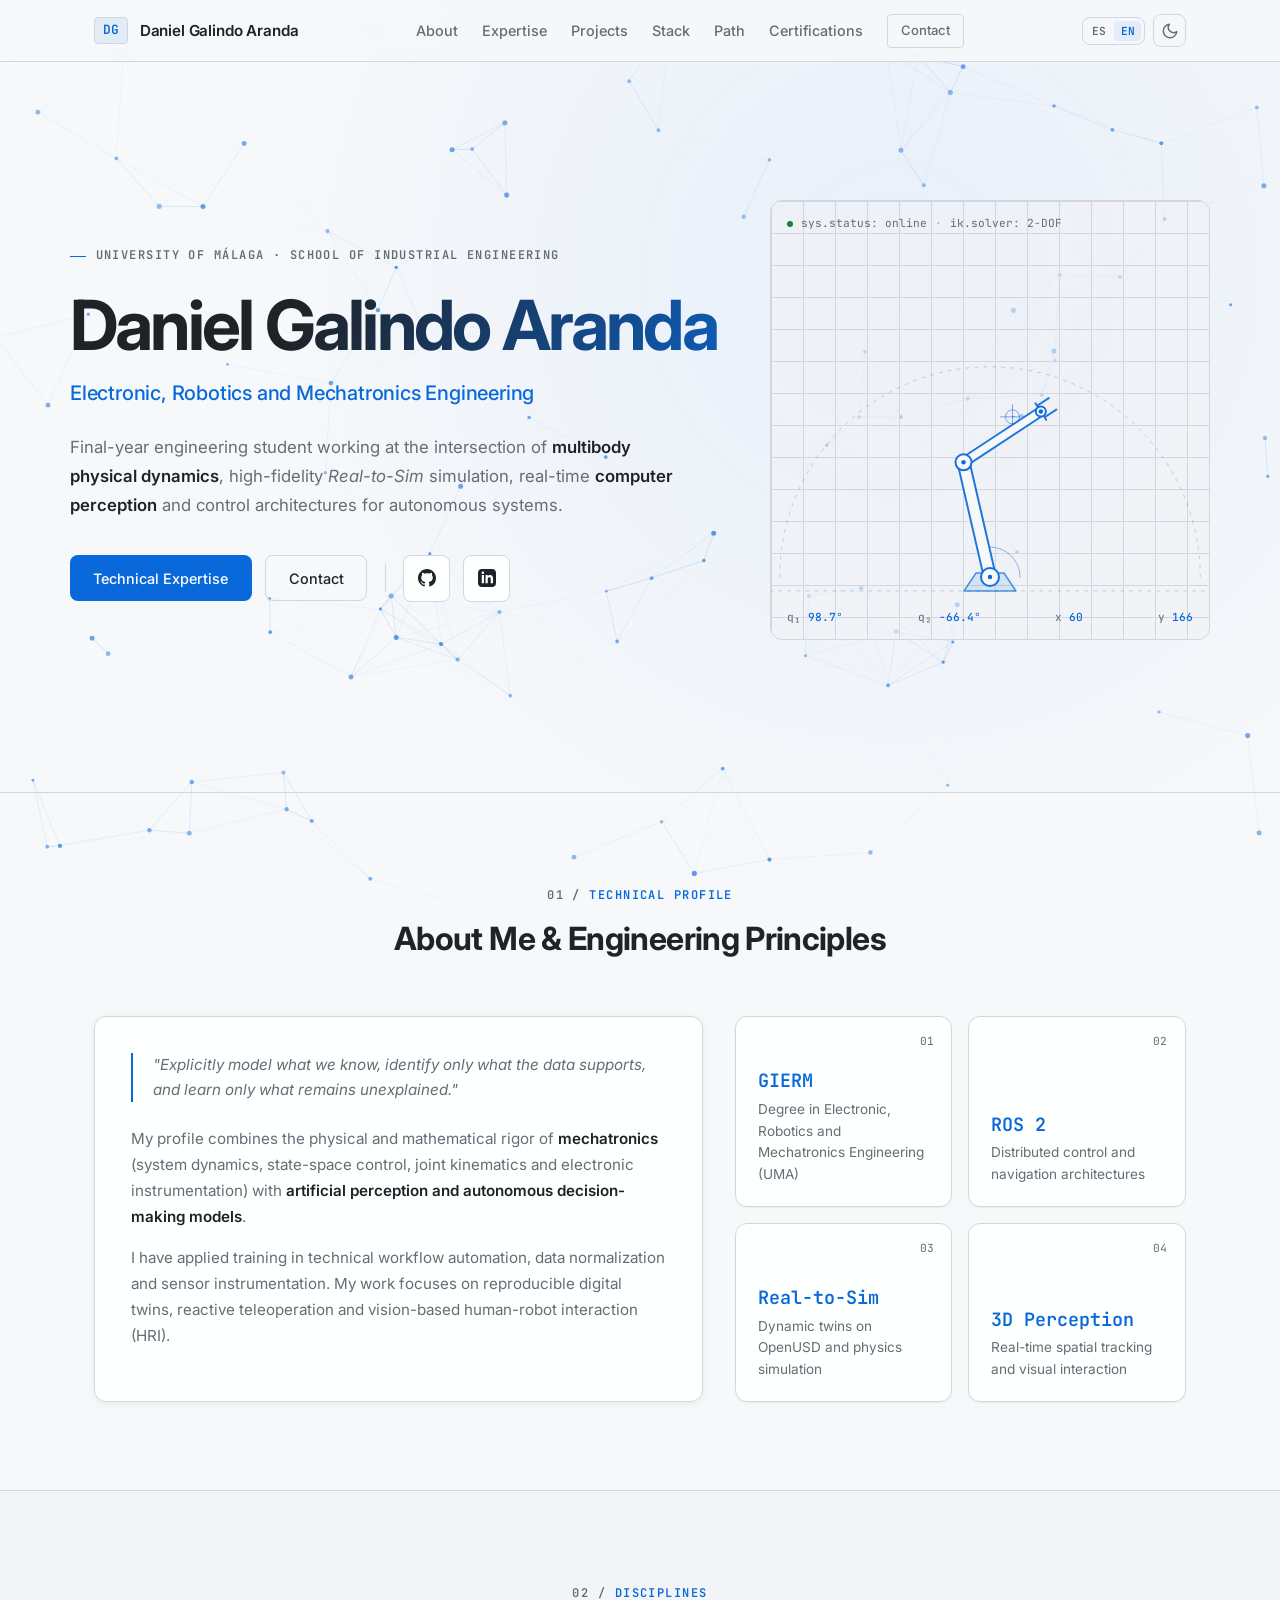
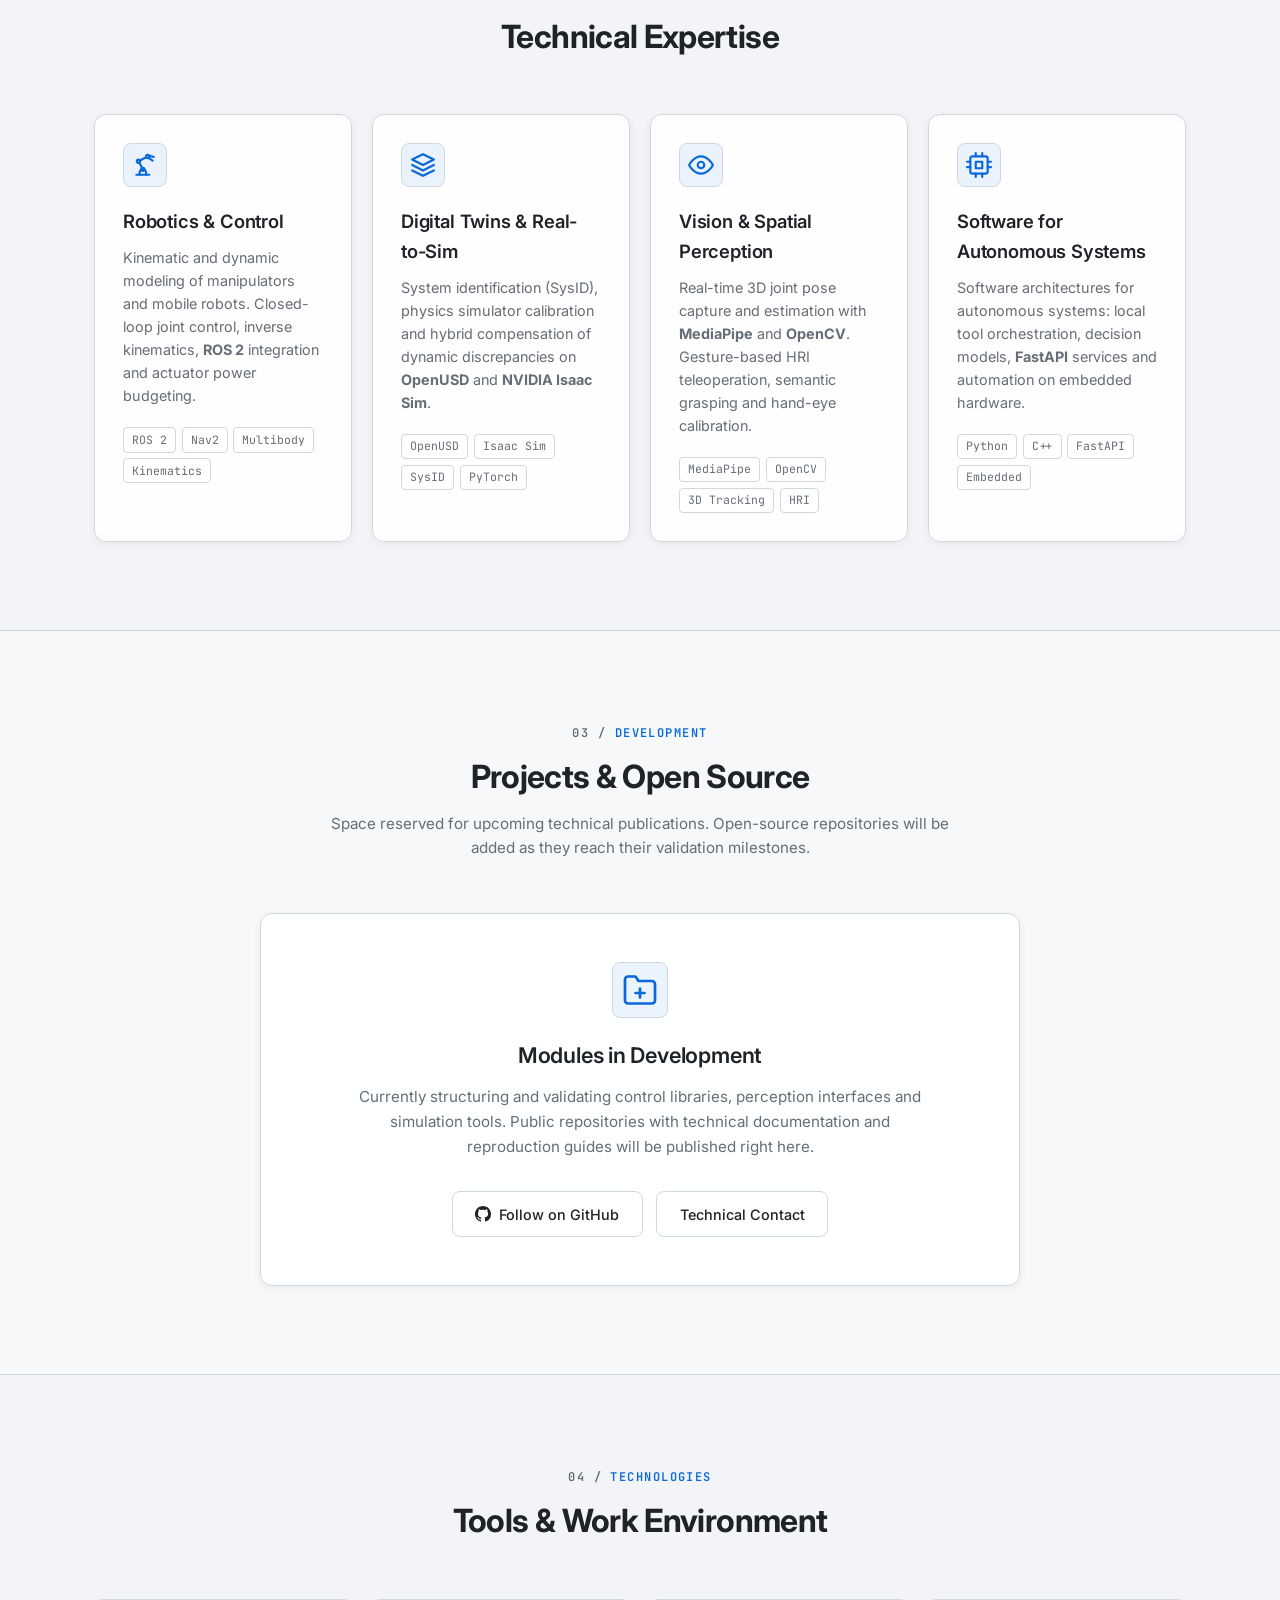
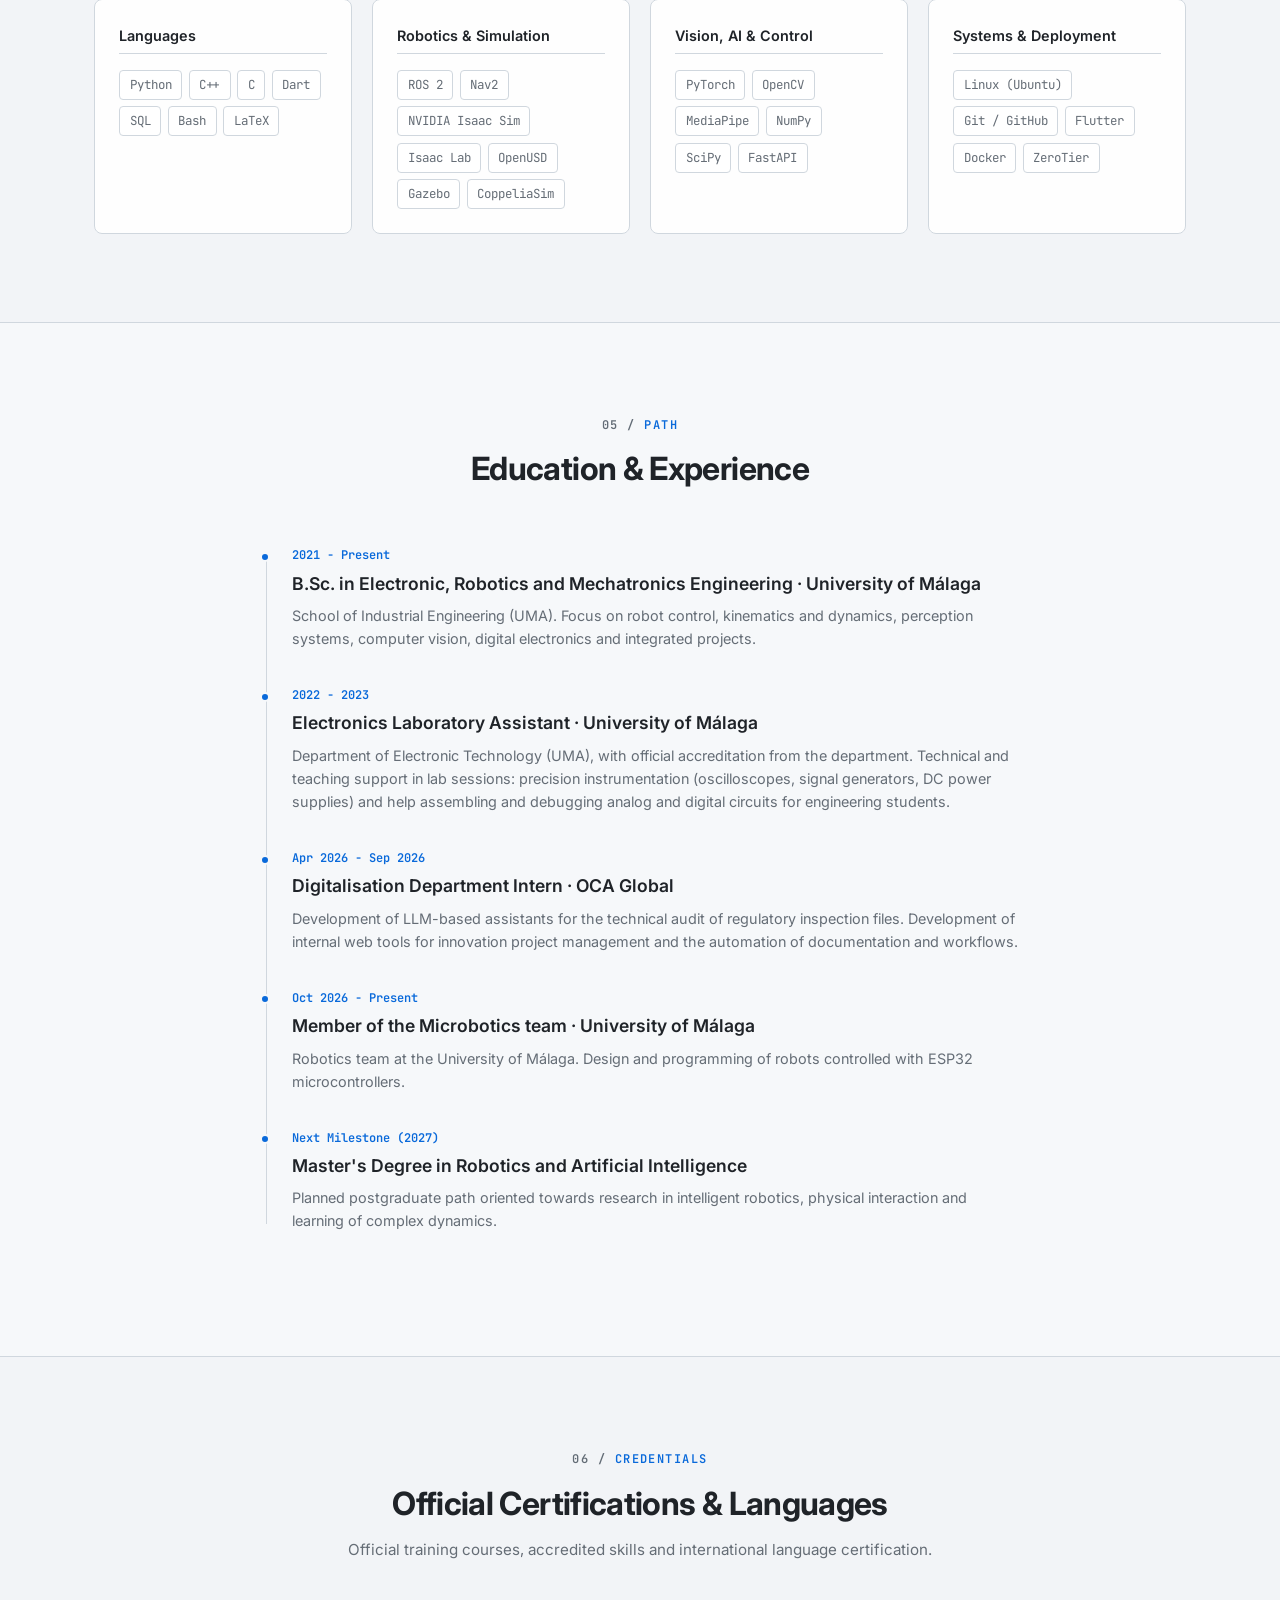
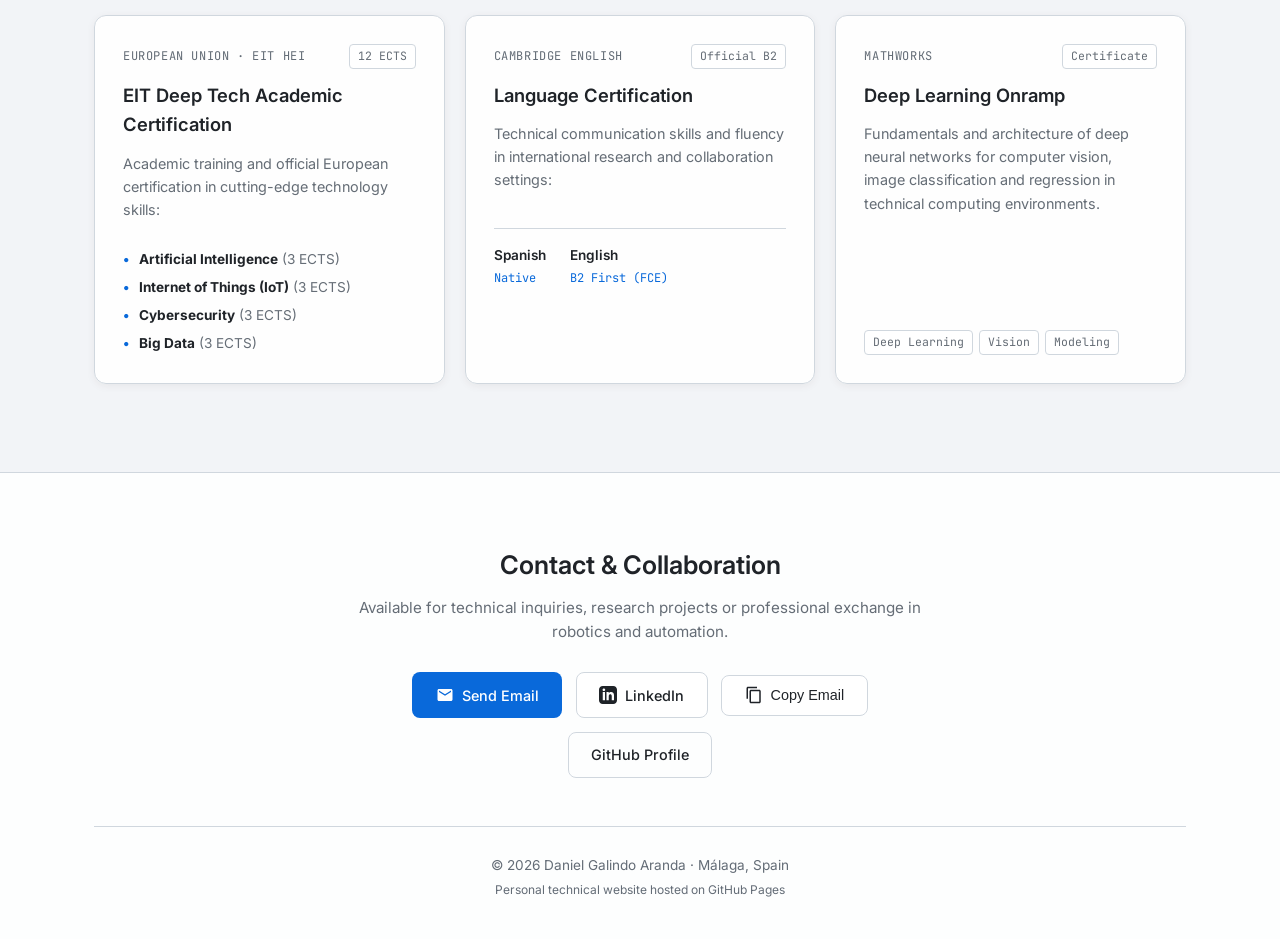
<file: index.html>
<!DOCTYPE html>
<html lang="es" data-theme="dark">
<head>
  <meta charset="UTF-8">
  <meta name="viewport" content="width=device-width, initial-scale=1.0">
  <title>Daniel Galindo Aranda | Ingeniería Robótica, Mecatrónica e IA</title>
  <meta name="description" content="Portfolio profesional de Daniel Galindo Aranda. Ingeniería Electrónica, Robótica y Mecatrónica (Universidad de Málaga). Especializado en dinámica multicuerpo, Real-to-Sim, visión por computador y sistemas autónomos.">
  <meta name="author" content="Daniel Galindo Aranda">
  <meta name="theme-color" content="#090c10" media="(prefers-color-scheme: dark)">
  <meta name="theme-color" content="#f6f8fa" media="(prefers-color-scheme: light)">
  <link id="canonical-link" rel="canonical" href="https://galindo26.github.io/">
  <link rel="alternate" hreflang="es" href="https://galindo26.github.io/?lang=es">
  <link rel="alternate" hreflang="en" href="https://galindo26.github.io/?lang=en">
  <link rel="alternate" hreflang="x-default" href="https://galindo26.github.io/">
  <link rel="icon" href="favicon.svg" type="image/svg+xml">

  <!-- Open Graph / Social previews -->
  <meta property="og:type" content="profile">
  <meta property="og:url" content="https://galindo26.github.io/">
  <meta property="og:title" content="Daniel Galindo Aranda | Ingeniería Robótica, Mecatrónica e IA">
  <meta property="og:description" content="Ingeniería Electrónica, Robótica y Mecatrónica (UMA). Dinámica multicuerpo, Real-to-Sim, visión por computador y sistemas autónomos.">
  <meta property="og:locale" content="es_ES">
  <meta property="og:locale:alternate" content="en_GB">
  <meta property="profile:first_name" content="Daniel">
  <meta property="profile:last_name" content="Galindo Aranda">
  <meta name="twitter:card" content="summary">
  <meta name="twitter:title" content="Daniel Galindo Aranda | Ingeniería Robótica, Mecatrónica e IA">
  <meta name="twitter:description" content="Ingeniería Electrónica, Robótica y Mecatrónica (UMA). Dinámica multicuerpo, Real-to-Sim, visión por computador y sistemas autónomos.">

  <script type="application/ld+json">
  {
    "@context": "https://schema.org",
    "@type": "Person",
    "name": "Daniel Galindo Aranda",
    "url": "https://galindo26.github.io/",
    "email": "mailto:galindoaranda26@gmail.com",
    "jobTitle": "Estudiante de Ingeniería Electrónica, Robótica y Mecatrónica",
    "alumniOf": {
      "@type": "CollegeOrUniversity",
      "name": "Universidad de Málaga"
    },
    "address": {
      "@type": "PostalAddress",
      "addressLocality": "Málaga",
      "addressCountry": "ES"
    },
    "knowsAbout": ["Robótica", "Mecatrónica", "ROS 2", "Gemelos digitales", "Real-to-Sim", "Visión por computador", "Sistemas autónomos"],
    "sameAs": [
      "https://github.com/Galindo26",
      "https://www.linkedin.com/in/danigalindo26/"
    ]
  }
  </script>

  <!-- Apply the theme before first paint (saved choice, else system preference) -->
  <script>
    (function () {
      var theme = null;
      try { theme = localStorage.getItem('theme'); } catch (e) {}
      if (theme !== 'light' && theme !== 'dark') {
        theme = window.matchMedia && window.matchMedia('(prefers-color-scheme: light)').matches ? 'light' : 'dark';
      }
      document.documentElement.setAttribute('data-theme', theme);
    })();
  </script>

  <link rel="preconnect" href="https://fonts.googleapis.com">
  <link rel="preconnect" href="https://fonts.gstatic.com" crossorigin>
  <link href="https://fonts.googleapis.com/css2?family=Inter:wght@300;400;500;600;700&family=JetBrains+Mono:wght@400;500;600&display=swap" rel="stylesheet">
  <link rel="stylesheet" href="style.css">
</head>
<body>

  <a href="#main" class="skip-link" data-i18n="skip">Saltar al contenido</a>

  <!-- Ambient Interactive Canvas (Network & Particles) -->
  <canvas id="ambient-canvas" class="ambient-canvas" aria-hidden="true"></canvas>

  <!-- Navigation -->
  <header class="navbar">
    <div class="nav-container">
      <a href="#hero" class="brand">
        <span class="brand-code">DG</span>
        <span class="brand-name">Daniel Galindo Aranda</span>
      </a>
      <nav id="nav-links" class="nav-links" aria-label="Secciones" data-i18n-attr="aria-label:nav.aria">
        <a href="#about" data-i18n="nav.about">Sobre Mí</a>
        <a href="#areas" data-i18n="nav.areas">Especialidades</a>
        <a href="#projects" data-i18n="nav.projects">Proyectos</a>
        <a href="#stack">Stack</a>
        <a href="#timeline" data-i18n="nav.timeline">Trayectoria</a>
        <a href="#certifications" data-i18n="nav.certs">Certificaciones</a>
        <a href="#contact" class="btn btn-outline-sm" data-i18n="nav.contact">Contacto</a>
      </nav>
      <div class="nav-actions">
        <button id="lang-toggle" class="lang-toggle" type="button" aria-label="Switch to English">
          <span class="lang-option" data-lang-option="es">ES</span>
          <span class="lang-option" data-lang-option="en">EN</span>
        </button>
        <button id="theme-toggle" class="theme-toggle" type="button" aria-label="Cambiar tema">
          <svg id="theme-icon-sun" class="theme-svg" viewBox="0 0 24 24" width="18" height="18" fill="none" stroke="currentColor" stroke-width="2" stroke-linecap="round" stroke-linejoin="round">
            <circle cx="12" cy="12" r="5"></circle>
            <line x1="12" y1="1" x2="12" y2="3"></line>
            <line x1="12" y1="21" x2="12" y2="23"></line>
            <line x1="4.22" y1="4.22" x2="5.64" y2="5.64"></line>
            <line x1="18.36" y1="18.36" x2="19.78" y2="19.78"></line>
            <line x1="1" y1="12" x2="3" y2="12"></line>
            <line x1="21" y1="12" x2="23" y2="12"></line>
            <line x1="4.22" y1="19.78" x2="5.64" y2="18.36"></line>
            <line x1="18.36" y1="5.64" x2="19.78" y2="4.22"></line>
          </svg>
          <svg id="theme-icon-moon" class="theme-svg" viewBox="0 0 24 24" width="18" height="18" fill="none" stroke="currentColor" stroke-width="2" stroke-linecap="round" stroke-linejoin="round" style="display:none;">
            <path d="M21 12.79A9 9 0 1 1 11.21 3 7 7 0 0 0 21 12.79z"></path>
          </svg>
        </button>
        <button id="nav-toggle" class="nav-toggle" type="button" aria-label="Abrir menú" aria-expanded="false" aria-controls="nav-links">
          <span class="nav-toggle-bar"></span>
          <span class="nav-toggle-bar"></span>
          <span class="nav-toggle-bar"></span>
        </button>
      </div>
    </div>
  </header>

  <main id="main" tabindex="-1">

  <!-- Hero Section -->
  <section id="hero" class="hero-section">
    <div class="hero-inner">
      <div class="hero-content">
        <div class="hero-kicker">
          <span class="kicker-line"></span>
          <span class="kicker-text" data-i18n="hero.kicker">UNIVERSIDAD DE MÁLAGA · ESCUELA DE INGENIERÍAS INDUSTRIALES</span>
        </div>

        <h1 class="hero-title">
          Daniel Galindo Aranda
        </h1>

        <p class="hero-tagline" data-i18n="hero.tagline">
          Ingeniería Electrónica, Robótica y Mecatrónica
        </p>

        <p class="hero-subtitle" data-i18n="hero.subtitle">
          Graduando especializado en la intersección entre <strong>dinámica física multicuerpo</strong>,
          simulación <em>Real-to-Sim</em> de alta fidelidad, <strong>percepción por computador</strong> en tiempo real
          y arquitecturas de control para sistemas autónomos.
        </p>

        <div class="hero-actions">
          <a href="#areas" class="btn btn-primary" data-i18n="hero.cta">Especialidades Técnicas</a>
          <a href="#contact" class="btn btn-outline" data-i18n="hero.contact">Contacto</a>
          <span class="hero-actions-sep" aria-hidden="true"></span>
          <a href="https://github.com/Galindo26" target="_blank" rel="noopener noreferrer" class="btn btn-secondary btn-square" aria-label="GitHub" title="GitHub">
            <svg class="btn-icon" viewBox="0 0 24 24" width="18" height="18" fill="currentColor" aria-hidden="true">
              <path d="M12 0C5.37 0 0 5.37 0 12c0 5.31 3.435 9.795 8.205 11.385.6.105.825-.255.825-.57 0-.285-.015-1.23-.015-2.235-3.015.555-3.795-.735-4.035-1.41-.135-.345-.72-1.41-1.23-1.695-.42-.225-1.02-.78-.015-.795.945-.015 1.62.87 1.845 1.23 1.08 1.815 2.805 1.305 3.495.99.105-.78.42-1.305.765-1.605-2.67-.3-5.46-1.335-5.46-5.925 0-1.305.465-2.385 1.23-3.225-.12-.3-.54-1.53.12-3.18 0 0 1.005-.315 3.3 1.23.96-.27 1.98-.405 3-.405s2.04.135 3 .405c2.295-1.56 3.3-1.23 3.3-1.23.66 1.65.24 2.88.12 3.18.765.84 1.23 1.905 1.23 3.225 0 4.605-2.805 5.625-5.475 5.925.435.375.81 1.095.81 2.22 0 1.605-.015 2.895-.015 3.3 0 .315.225.69.825.57A12.02 12.02 0 0024 12c0-6.63-5.37-12-12-12z"/>
            </svg>
          </a>
          <a href="https://www.linkedin.com/in/danigalindo26/" target="_blank" rel="noopener noreferrer" class="btn btn-secondary btn-square" aria-label="LinkedIn" title="LinkedIn">
            <svg class="btn-icon" viewBox="0 0 24 24" width="18" height="18" fill="currentColor" aria-hidden="true">
              <path d="M19 0h-14c-2.761 0-5 2.239-5 5v14c0 2.761 2.239 5 5 5h14c2.762 0 5-2.239 5-5v-14c0-2.761-2.238-5-5-5zm-11 19h-3v-11h3v11zm-1.5-12.268c-.966 0-1.75-.79-1.75-1.764s.784-1.764 1.75-1.764 1.75.79 1.75 1.764-.783 1.764-1.75 1.764zm13.5 12.268h-3v-5.604c0-3.368-4-3.113-4 0v5.604h-3v-11h3v1.765c1.396-2.586 7-2.777 7 2.476v6.759z"/>
            </svg>
          </a>
        </div>
      </div>

      <!-- Interactive 2-DOF arm: follows the cursor via inverse kinematics -->
      <div class="hero-visual" aria-hidden="true">
        <canvas id="arm-canvas" class="arm-canvas"></canvas>
        <div class="telemetry telemetry-top">
          <span class="status-dot"></span>
          <span>sys.status: online</span>
          <span class="telemetry-sep">·</span>
          <span>ik.solver: 2-DOF</span>
        </div>
        <div class="telemetry telemetry-bottom">
          <span>q₁ <b id="tm-q1">0.0°</b></span>
          <span>q₂ <b id="tm-q2">0.0°</b></span>
          <span>x <b id="tm-x">0</b></span>
          <span>y <b id="tm-y">0</b></span>
        </div>
      </div>
    </div>
  </section>

  <!-- About Section -->
  <section id="about" class="section">
    <div class="container">
      <div class="section-header">
        <span class="section-tag" data-i18n="about.tag">Perfil Técnico</span>
        <h2 class="section-title" data-i18n="about.title">Sobre Mí & Principios de Ingeniería</h2>
      </div>
      <div class="about-grid">
        <div class="about-card">
          <div class="quote-box">
            <p class="quote-text" data-i18n="about.quote">
              "Modelar explícitamente lo que conocemos, identificar únicamente lo que los datos sustentan y aprender únicamente lo que permanece sin explicar."
            </p>
          </div>
          <p class="about-description" data-i18n="about.p1">
            Mi perfil integra el rigor físico y matemático de la <strong>mecatrónica</strong>
            (dinámica de sistemas, control en el espacio de estados, cinemática articular e instrumentación electrónica)
            con las técnicas de <strong>percepción artificial y modelos de decisión autónomos</strong>.
          </p>
          <p class="about-description" data-i18n="about.p2">
            Cuento con formación aplicada en automatización de flujos técnicos, normalización de datos e
            instrumentación sensorial. Mi trabajo se centra en el desarrollo de gemelos digitales reproducibles,
            teleoperación reactiva e interacción hombre-máquina (HRI) basada en visión computacional.
          </p>
        </div>
        <div class="stats-card">
          <div class="stat-item">
            <span class="stat-number">GIERM</span>
            <span class="stat-label" data-i18n="stat1.label">Grado en Electrónica, Robótica y Mecatrónica (UMA)</span>
          </div>
          <div class="stat-item">
            <span class="stat-number">ROS 2</span>
            <span class="stat-label" data-i18n="stat2.label">Arquitecturas distribuidas de control y navegación</span>
          </div>
          <div class="stat-item">
            <span class="stat-number">Real-to-Sim</span>
            <span class="stat-label" data-i18n="stat3.label">Gemelos dinámicos sobre OpenUSD y simulación física</span>
          </div>
          <div class="stat-item">
            <span class="stat-number" data-i18n="stat4.number">Percepción 3D</span>
            <span class="stat-label" data-i18n="stat4.label">Tracking espacial e interacción visual en tiempo real</span>
          </div>
        </div>
      </div>
    </div>
  </section>

  <!-- Core Areas Section -->
  <section id="areas" class="section bg-alt">
    <div class="container">
      <div class="section-header">
        <span class="section-tag" data-i18n="areas.tag">Disciplinas</span>
        <h2 class="section-title" data-i18n="areas.title">Especialidades Técnicas</h2>
      </div>
      <div class="grid-4">
        <!-- Area 1 -->
        <div class="card area-card">
          <div class="card-icon-box">
            <!-- Articulated arm: base, shoulder, elbow, wrist and gripper -->
            <svg viewBox="0 0 24 24" width="26" height="26" fill="none" stroke="currentColor" stroke-width="2" stroke-linecap="round" stroke-linejoin="round">
              <path d="M4 21h12"></path>
              <path d="M7 21v-2a3 3 0 0 1 6 0v2"></path>
              <circle cx="10" cy="16" r="1.5"></circle>
              <path d="M9.3 14.7 6.7 9.8"></path>
              <circle cx="6" cy="8.5" r="1.5"></circle>
              <path d="M7.4 7.8l5.7-2.9"></path>
              <circle cx="14.5" cy="4.2" r="1.5"></circle>
              <path d="M16 3.5 20 4.5"></path>
              <path d="M15.5 5.5 19 8"></path>
            </svg>
          </div>
          <h3 class="card-title" data-i18n="a1.title">Robótica y Control</h3>
          <p class="card-text" data-i18n="a1.text">
            Modelado cinemático y dinámico de manipuladores y robots móviles. Control articular en lazo cerrado,
            cinemática inversa, integración en <strong>ROS 2</strong> y balance de potencia en actuadores.
          </p>
          <div class="tags">
            <span class="tag">ROS 2</span>
            <span class="tag">Nav2</span>
            <span class="tag">Multibody</span>
            <span class="tag" data-i18n="tag.kinematics">Cinemática</span>
          </div>
        </div>

        <!-- Area 2 -->
        <div class="card area-card">
          <div class="card-icon-box">
            <svg viewBox="0 0 24 24" width="26" height="26" fill="none" stroke="currentColor" stroke-width="2" stroke-linecap="round" stroke-linejoin="round">
              <polygon points="12 2 2 7 12 12 22 7 12 2"></polygon>
              <polyline points="2 17 12 22 22 17"></polyline>
              <polyline points="2 12 12 17 22 12"></polyline>
            </svg>
          </div>
          <h3 class="card-title" data-i18n="a2.title">Gemelos Digitales & Real-to-Sim</h3>
          <p class="card-text" data-i18n="a2.text">
            Identificación paramétrica de sistemas (SysID), calibración de simuladores físicos y compensación
            híbrida de discrepancias dinámicas sobre <strong>OpenUSD</strong> y <strong>NVIDIA Isaac Sim</strong>.
          </p>
          <div class="tags">
            <span class="tag">OpenUSD</span>
            <span class="tag">Isaac Sim</span>
            <span class="tag">SysID</span>
            <span class="tag">PyTorch</span>
          </div>
        </div>

        <!-- Area 3 -->
        <div class="card area-card">
          <div class="card-icon-box">
            <svg viewBox="0 0 24 24" width="26" height="26" fill="none" stroke="currentColor" stroke-width="2" stroke-linecap="round" stroke-linejoin="round">
              <path d="M1 12s4-8 11-8 11 8 11 8-4 8-11 8-11-8-11-8z"></path>
              <circle cx="12" cy="12" r="3"></circle>
            </svg>
          </div>
          <h3 class="card-title" data-i18n="a3.title">Visión y Percepción Espacial</h3>
          <p class="card-text" data-i18n="a3.text">
            Captura y estimación 3D de posturas articulares en tiempo real con <strong>MediaPipe</strong> y
            <strong>OpenCV</strong>. Teleoperación gestual HRI, agarre semántico y calibración mano-ojo.
          </p>
          <div class="tags">
            <span class="tag">MediaPipe</span>
            <span class="tag">OpenCV</span>
            <span class="tag">3D Tracking</span>
            <span class="tag">HRI</span>
          </div>
        </div>

        <!-- Area 4 -->
        <div class="card area-card">
          <div class="card-icon-box">
            <svg viewBox="0 0 24 24" width="26" height="26" fill="none" stroke="currentColor" stroke-width="2" stroke-linecap="round" stroke-linejoin="round">
              <rect x="4" y="4" width="16" height="16" rx="2" ry="2"></rect>
              <rect x="9" y="9" width="6" height="6"></rect>
              <line x1="9" y1="1" x2="9" y2="4"></line>
              <line x1="15" y1="1" x2="15" y2="4"></line>
              <line x1="9" y1="20" x2="9" y2="23"></line>
              <line x1="15" y1="20" x2="15" y2="23"></line>
              <line x1="20" y1="9" x2="23" y2="9"></line>
              <line x1="20" y1="14" x2="23" y2="14"></line>
              <line x1="1" y1="9" x2="4" y2="9"></line>
              <line x1="1" y1="14" x2="4" y2="14"></line>
            </svg>
          </div>
          <h3 class="card-title" data-i18n="a4.title">Software para Sistemas Autónomos</h3>
          <p class="card-text" data-i18n="a4.text">
            Arquitecturas de software para sistemas autónomos: orquestación de herramientas locales,
            modelos de decisión, servicios con <strong>FastAPI</strong> y automatización sobre hardware embebido.
          </p>
          <div class="tags">
            <span class="tag">Python</span>
            <span class="tag">C++</span>
            <span class="tag">FastAPI</span>
            <span class="tag" data-i18n="tag.embedded">Embebidos</span>
          </div>
        </div>
      </div>
    </div>
  </section>

  <!-- Projects Section -->
  <section id="projects" class="section">
    <div class="container">
      <div class="section-header">
        <span class="section-tag" data-i18n="projects.tag">Desarrollo</span>
        <h2 class="section-title" data-i18n="projects.title">Proyectos & Código Abierto</h2>
        <p class="section-subtitle" data-i18n="projects.subtitle">
          Estructura en preparación para futuras publicaciones técnicas. Los repositorios de código abierto
          se irán incorporando conforme se consoliden sus hitos de validación.
        </p>
      </div>

      <div class="placeholder-container">
        <div class="placeholder-card">
          <div class="placeholder-icon-box">
            <svg viewBox="0 0 24 24" width="36" height="36" fill="none" stroke="currentColor" stroke-width="1.8" stroke-linecap="round" stroke-linejoin="round">
              <path d="M22 19a2 2 0 0 1-2 2H4a2 2 0 0 1-2-2V5a2 2 0 0 1 2-2h5l2 3h9a2 2 0 0 1 2 2z"></path>
              <line x1="12" y1="11" x2="12" y2="17"></line>
              <line x1="9" y1="14" x2="15" y2="14"></line>
            </svg>
          </div>
          <h3 class="placeholder-title" data-i18n="projects.phTitle">Módulos en Fase de Desarrollo</h3>
          <p class="placeholder-text" data-i18n="projects.phText">
            Actualmente estructurando y validando librerías de control, interfaces de percepción y herramientas de
            simulación. Los repositorios públicos con documentación técnica y guías de reproducción se publicarán directamente aquí.
          </p>
          <div class="placeholder-actions">
            <a href="https://github.com/Galindo26" target="_blank" rel="noopener noreferrer" class="btn btn-secondary">
              <svg class="btn-icon" viewBox="0 0 24 24" width="16" height="16" fill="currentColor">
                <path d="M12 0C5.37 0 0 5.37 0 12c0 5.31 3.435 9.795 8.205 11.385.6.105.825-.255.825-.57 0-.285-.015-1.23-.015-2.235-3.015.555-3.795-.735-4.035-1.41-.135-.345-.72-1.41-1.23-1.695-.42-.225-1.02-.78-.015-.795.945-.015 1.62.87 1.845 1.23 1.08 1.815 2.805 1.305 3.495.99.105-.78.42-1.305.765-1.605-2.67-.3-5.46-1.335-5.46-5.925 0-1.305.465-2.385 1.23-3.225-.12-.3-.54-1.53.12-3.18 0 0 1.005-.315 3.3 1.23.96-.27 1.98-.405 3-.405s2.04.135 3 .405c2.295-1.56 3.3-1.23 3.3-1.23.66 1.65.24 2.88.12 3.18.765.84 1.23 1.905 1.23 3.225 0 4.605-2.805 5.625-5.475 5.925.435.375.81 1.095.81 2.22 0 1.605-.015 2.895-.015 3.3 0 .315.225.69.825.57A12.02 12.02 0 0024 12c0-6.63-5.37-12-12-12z"/>
              </svg>
              <span data-i18n="projects.github">Seguir en GitHub</span>
            </a>
            <a href="#contact" class="btn btn-outline" data-i18n="projects.contact">
              Contacto Técnico
            </a>
          </div>
        </div>
      </div>
    </div>
  </section>

  <!-- Tech Stack Section -->
  <section id="stack" class="section bg-alt">
    <div class="container">
      <div class="section-header">
        <span class="section-tag" data-i18n="stack.tag">Tecnologías</span>
        <h2 class="section-title" data-i18n="stack.title">Herramientas & Entorno de Trabajo</h2>
      </div>
      <div class="stack-container">
        <div class="stack-group">
          <h4 class="stack-group-title" data-i18n="stack.g1">Lenguajes</h4>
          <div class="stack-pills">
            <span class="pill">Python</span>
            <span class="pill">C++</span>
            <span class="pill">C</span>
            <span class="pill">Dart</span>
            <span class="pill">SQL</span>
            <span class="pill">Bash</span>
            <span class="pill">LaTeX</span>
          </div>
        </div>

        <div class="stack-group">
          <h4 class="stack-group-title" data-i18n="stack.g2">Robótica & Simulación</h4>
          <div class="stack-pills">
            <span class="pill">ROS 2</span>
            <span class="pill">Nav2</span>
            <span class="pill">NVIDIA Isaac Sim</span>
            <span class="pill">Isaac Lab</span>
            <span class="pill">OpenUSD</span>
            <span class="pill">Gazebo</span>
            <span class="pill">CoppeliaSim</span>
          </div>
        </div>

        <div class="stack-group">
          <h4 class="stack-group-title" data-i18n="stack.g3">Visión, IA & Control</h4>
          <div class="stack-pills">
            <span class="pill">PyTorch</span>
            <span class="pill">OpenCV</span>
            <span class="pill">MediaPipe</span>
            <span class="pill">NumPy</span>
            <span class="pill">SciPy</span>
            <span class="pill">FastAPI</span>
          </div>
        </div>

        <div class="stack-group">
          <h4 class="stack-group-title" data-i18n="stack.g4">Sistemas & Despliegue</h4>
          <div class="stack-pills">
            <span class="pill">Linux (Ubuntu)</span>
            <span class="pill">Git / GitHub</span>
            <span class="pill">Flutter</span>
            <span class="pill">Docker</span>
            <span class="pill">ZeroTier</span>
          </div>
        </div>
      </div>
    </div>
  </section>

  <!-- Timeline Section -->
  <section id="timeline" class="section">
    <div class="container">
      <div class="section-header">
        <span class="section-tag" data-i18n="timeline.tag">Trayectoria</span>
        <h2 class="section-title" data-i18n="timeline.title">Formación y Experiencia</h2>
      </div>
      <div class="timeline">
        <div class="timeline-item">
          <div class="timeline-dot"></div>
          <div class="timeline-content">
            <span class="timeline-date" data-i18n="t1.date">2021 - Presente</span>
            <h3 class="timeline-title" data-i18n="t1.title">Grado en Ing. Electrónica, Robótica y Mecatrónica · Universidad de Málaga</h3>
            <p class="timeline-desc" data-i18n="t1.desc">
              Escuela de Ingenierías Industriales (UMA). Especialización en control de robots, cinemática y dinámica,
              sistemas de percepción, visión por computador, electrónica digital y proyectos integrados.
            </p>
          </div>
        </div>

        <div class="timeline-item">
          <div class="timeline-dot"></div>
          <div class="timeline-content">
            <span class="timeline-date">2022 - 2023</span>
            <h3 class="timeline-title" data-i18n="t2.title">Monitor de Laboratorio de Electrónica · Universidad de Málaga</h3>
            <p class="timeline-desc" data-i18n="t2.desc">
              Departamento de Tecnología Electrónica (UMA), con acreditación oficial del departamento. Soporte técnico y
              formativo en laboratorios docentes: instrumentación de precisión (osciloscopios, generadores, fuentes DC),
              asistencia en ensamblaje y depuración de circuitos electrónicos analógicos y digitales para estudiantes de ingeniería.
            </p>
          </div>
        </div>

        <div class="timeline-item">
          <div class="timeline-dot"></div>
          <div class="timeline-content">
            <span class="timeline-date" data-i18n="t4.date">Abr 2026 - Sep 2026</span>
            <h3 class="timeline-title" data-i18n="t4.title">Becario en el Departamento de Digitalización · OCA Global</h3>
            <p class="timeline-desc" data-i18n="t4.desc">
              Desarrollo de asistentes basados en modelos de lenguaje (LLM) para la auditoría técnica de expedientes de
              inspección reglamentaria. Desarrollo de herramientas web internas para la gestión de proyectos de innovación
              y la automatización de documentación y flujos de trabajo.
            </p>
          </div>
        </div>

        <div class="timeline-item">
          <div class="timeline-dot"></div>
          <div class="timeline-content">
            <span class="timeline-date" data-i18n="t5.date">Oct 2026 - Presente</span>
            <h3 class="timeline-title" data-i18n="t5.title">Miembro del equipo Microbotics · Universidad de Málaga</h3>
            <p class="timeline-desc" data-i18n="t5.desc">
              Equipo de robótica de la Universidad de Málaga. Diseño y programación de robots controlados con
              microcontroladores ESP32.
            </p>
          </div>
        </div>

        <div class="timeline-item">
          <div class="timeline-dot"></div>
          <div class="timeline-content">
            <span class="timeline-date" data-i18n="t3.date">Próximo Hito (2027)</span>
            <h3 class="timeline-title" data-i18n="t3.title">Máster Universitario en Robótica e Inteligencia Artificial</h3>
            <p class="timeline-desc" data-i18n="t3.desc">
              Proyección académica de posgrado orientada a la investigación en robótica inteligente, interacción física
              y aprendizaje de dinámicas complejas.
            </p>
          </div>
        </div>
      </div>
    </div>
  </section>

  <!-- Certifications & Languages Section -->
  <section id="certifications" class="section bg-alt">
    <div class="container">
      <div class="section-header">
        <span class="section-tag" data-i18n="certs.tag">Acreditaciones</span>
        <h2 class="section-title" data-i18n="certs.title">Certificaciones Oficiales e Idiomas</h2>
        <p class="section-subtitle" data-i18n="certs.subtitle">
          Cursos formativos oficiales, competencias acreditadas y acreditación lingüística internacional.
        </p>
      </div>
      <div class="grid-4">
        <!-- EIT Certificate -->
        <div class="card cert-card">
          <div class="cert-header">
            <span class="cert-issuer" data-i18n="c1.issuer">Unión Europea · EIT HEI</span>
            <span class="tag">12 ECTS</span>
          </div>
          <h3 class="cert-title">EIT Deep Tech Academic Certification</h3>
          <p class="card-text" data-i18n="c1.text">
            Formación académica y acreditación oficial europea en competencias tecnológicas de vanguardia:
          </p>
          <ul class="cert-list">
            <li data-i18n="c1.l1"><strong>Inteligencia Artificial</strong> (3 ECTS)</li>
            <li><strong>Internet of Things (IoT)</strong> (3 ECTS)</li>
            <li data-i18n="c1.l3"><strong>Ciberseguridad</strong> (3 ECTS)</li>
            <li><strong>Big Data</strong> (3 ECTS)</li>
          </ul>
        </div>

        <!-- Languages / Cambridge B2 -->
        <div class="card cert-card">
          <div class="cert-header">
            <span class="cert-issuer">Cambridge English</span>
            <span class="tag" data-i18n="c2.badge">B2 Oficial</span>
          </div>
          <h3 class="cert-title" data-i18n="c2.title">Acreditación Lingüística</h3>
          <p class="card-text" data-i18n="c2.text">
            Capacidad de comunicación técnica y fluidez en entornos de investigación y colaboración internacional:
          </p>
          <div class="lang-box">
            <div class="lang-item">
              <span class="lang-name" data-i18n="c2.spanish">Español</span>
              <span class="lang-level" data-i18n="c2.native">Nativo</span>
            </div>
            <div class="lang-item">
              <span class="lang-name" data-i18n="c2.english">Inglés</span>
              <span class="lang-level">B2 First (FCE)</span>
            </div>
          </div>
        </div>

        <!-- MathWorks / Deep Learning -->
        <div class="card cert-card">
          <div class="cert-header">
            <span class="cert-issuer">MathWorks</span>
            <span class="tag" data-i18n="c3.badge">Certificado</span>
          </div>
          <h3 class="cert-title">Deep Learning Onramp</h3>
          <p class="card-text" data-i18n="c3.text">
            Fundamentos y arquitectura de redes neuronales profundas para visión artificial, clasificación de imágenes
            y regresión sobre entornos de computación técnica.
          </p>
          <div class="tags" style="margin-top: auto;">
            <span class="tag">Deep Learning</span>
            <span class="tag" data-i18n="c3.tagVision">Visión</span>
            <span class="tag" data-i18n="c3.tagModeling">Modelado</span>
          </div>
        </div>
      </div>
    </div>
  </section>

  </main>

  <!-- Contact / Footer -->
  <footer id="contact" class="footer">
    <div class="container footer-content">
      <div class="footer-cta">
        <h2 class="footer-title" data-i18n="footer.title">Contacto & Colaboración</h2>
        <p class="footer-subtitle" data-i18n="footer.subtitle">
          Disponible para consultas técnicas, proyectos de investigación o intercambio profesional en robótica y automatización.
        </p>
        <div class="footer-buttons">
          <a href="mailto:galindoaranda26@gmail.com" class="btn btn-primary">
            <svg class="btn-icon" viewBox="0 0 24 24" width="18" height="18" fill="currentColor">
              <path d="M20 4H4c-1.1 0-1.99.9-1.99 2L2 18c0 1.1.9 2 2 2h16c1.1 0 2-.9 2-2V6c0-1.1-.9-2-2-2zm0 4l-8 5-8-5V6l8 5 8-5v2z"/>
            </svg>
            <span data-i18n="footer.email">Enviar Correo</span>
          </a>
          <a href="https://www.linkedin.com/in/danigalindo26/" target="_blank" rel="noopener noreferrer" class="btn btn-secondary">
            <svg class="btn-icon" viewBox="0 0 24 24" width="18" height="18" fill="currentColor">
              <path d="M19 0h-14c-2.761 0-5 2.239-5 5v14c0 2.761 2.239 5 5 5h14c2.762 0 5-2.239 5-5v-14c0-2.761-2.238-5-5-5zm-11 19h-3v-11h3v11zm-1.5-12.268c-.966 0-1.75-.79-1.75-1.764s.784-1.764 1.75-1.764 1.75.79 1.75 1.764-.783 1.764-1.75 1.764zm13.5 12.268h-3v-5.604c0-3.368-4-3.113-4 0v5.604h-3v-11h3v1.765c1.396-2.586 7-2.777 7 2.476v6.759z"/>
            </svg>
            LinkedIn
          </a>
          <button id="copy-email-btn" class="btn btn-secondary" data-email="galindoaranda26@gmail.com" type="button">
            <svg class="btn-icon" viewBox="0 0 24 24" width="18" height="18" fill="currentColor">
              <path d="M16 1H4c-1.1 0-2 .9-2 2v14h2V3h12V1zm3 4H8c-1.1 0-2 .9-2 2v14c0 1.1.9 2 2 2h11c1.1 0 2-.9 2-2V7c0-1.1-.9-2-2-2zm0 16H8V7h11v14z"/>
            </svg>
            <span id="copy-text" data-i18n="footer.copy">Copiar Email</span>
          </button>
          <a href="https://github.com/Galindo26" target="_blank" rel="noopener noreferrer" class="btn btn-outline" data-i18n="footer.github">
            Perfil de GitHub
          </a>
        </div>
      </div>
      <div class="footer-bottom">
        <p data-i18n="footer.bottom">© 2026 Daniel Galindo Aranda · Málaga, España</p>
        <p class="footer-subtext" data-i18n="footer.subtext">Sitio web personal y técnico alojado en GitHub Pages</p>
      </div>
    </div>
  </footer>

  <script src="i18n.js"></script>
  <script src="script.js"></script>
</body>
</html>
</file>
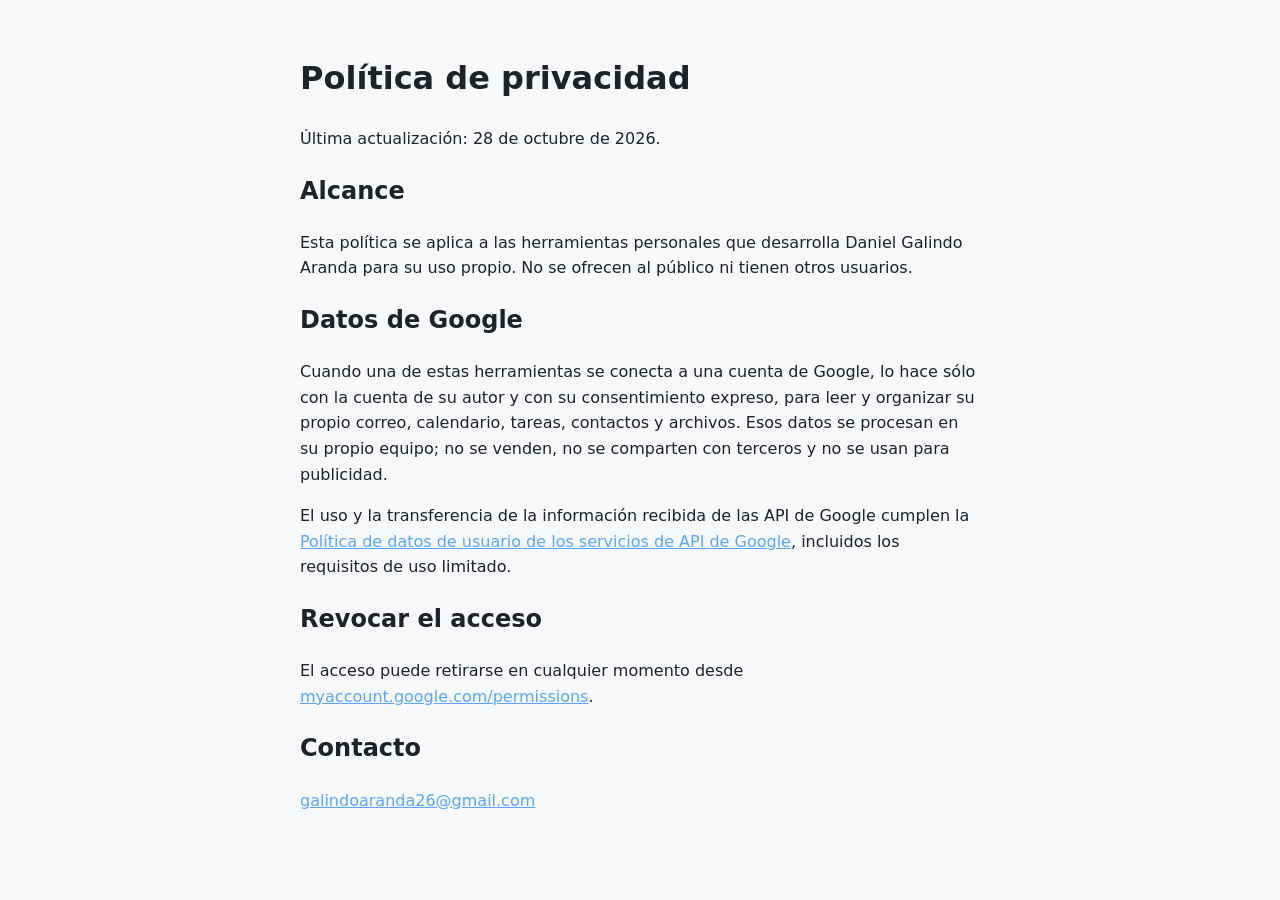
<file: privacidad.html>
<!DOCTYPE html>
<html lang="es">
<head>
  <meta charset="UTF-8">
  <meta name="viewport" content="width=device-width, initial-scale=1.0">
  <meta name="robots" content="noindex">
  <title>Política de privacidad | Daniel Galindo Aranda</title>
  <link rel="icon" href="favicon.svg" type="image/svg+xml">
  <style>
    :root { color-scheme: light dark; }
    body { margin: 0; padding: 32px 16px; font-family: system-ui, sans-serif; line-height: 1.6;
           background: #090c10; color: #e6edf3; }
    @media (prefers-color-scheme: light) { body { background: #f6f8fa; color: #1f2328; } }
    main { max-width: 680px; margin: 0 auto; }
    a { color: #58a6ff; }
  </style>
</head>
<body>
  <main>
    <h1>Política de privacidad</h1>
    <p>Última actualización: 28 de octubre de 2026.</p>

    <h2>Alcance</h2>
    <p>Esta política se aplica a las herramientas personales que desarrolla Daniel Galindo Aranda para su uso
      propio. No se ofrecen al público ni tienen otros usuarios.</p>

    <h2>Datos de Google</h2>
    <p>Cuando una de estas herramientas se conecta a una cuenta de Google, lo hace sólo con la cuenta de su autor
      y con su consentimiento expreso, para leer y organizar su propio correo, calendario, tareas, contactos y
      archivos. Esos datos se procesan en su propio equipo; no se venden, no se comparten con terceros y no se
      usan para publicidad.</p>
    <p>El uso y la transferencia de la información recibida de las API de Google cumplen la
      <a href="https://developers.google.com/terms/api-services-user-data-policy">Política de datos de usuario
      de los servicios de API de Google</a>, incluidos los requisitos de uso limitado.</p>

    <h2>Revocar el acceso</h2>
    <p>El acceso puede retirarse en cualquier momento desde
      <a href="https://myaccount.google.com/permissions">myaccount.google.com/permissions</a>.</p>

    <h2>Contacto</h2>
    <p><a href="mailto:galindoaranda26@gmail.com">galindoaranda26@gmail.com</a></p>
  </main>
</body>
</html>
</file>
<file: style.css>
/* ==========================================================================
   Daniel Galindo Aranda — Portfolio & Technical Profile
   Institutional, Minimalist & Engineering Design System
   ========================================================================== */

:root {
  --font-sans: 'Inter', -apple-system, BlinkMacSystemFont, "Segoe UI", Roboto, sans-serif;
  --font-mono: 'JetBrains Mono', monospace;

  /* Theme: Dark (Default) — Deep Slate & Obsidian */
  --bg-primary: #090c10;
  --bg-secondary: #0d1117;
  --bg-alt: #0b0f14;
  --bg-card: rgba(18, 24, 32, 0.88);
  --bg-card-hover: rgba(22, 30, 40, 0.94);
  --bg-alt-glass: rgba(11, 15, 20, 0.55);
  --bg-footer-glass: rgba(13, 17, 23, 0.75);
  --border-color: rgba(255, 255, 255, 0.08);
  --border-color-hover: rgba(255, 255, 255, 0.16);

  --text-primary: #f0f6fc;
  --text-secondary: #8b949e;
  --text-muted: #7d8590;

  --accent-primary: #2f81f7;
  --accent-hover: #1f6feb;
  --accent-soft: rgba(56, 139, 253, 0.12);
  --accent-secondary: #3fb950;

  --radius-sm: 4px;
  --radius-md: 8px;
  --radius-lg: 12px;
  --radius-full: 9999px;

  --transition-fast: 0.15s ease;
  --transition-normal: 0.25s cubic-bezier(0.16, 1, 0.3, 1);

  --shadow-subtle: 0 1px 3px rgba(0, 0, 0, 0.2);
  --shadow-card: 0 4px 12px rgba(0, 0, 0, 0.35);
  --shadow-hover: 0 8px 24px rgba(0, 0, 0, 0.45);
  --card-spotlight: rgba(47, 129, 247, 0.08);
}

[data-theme="light"] {
  --bg-primary: #f6f8fa;
  --bg-secondary: #ffffff;
  --bg-alt: #f0f2f5;
  --bg-card: rgba(255, 255, 255, 0.9);
  --bg-card-hover: rgba(252, 253, 253, 0.95);
  --bg-alt-glass: rgba(240, 242, 245, 0.6);
  --bg-footer-glass: rgba(255, 255, 255, 0.78);
  --border-color: #d0d7de;
  --border-color-hover: #afb8c1;

  --text-primary: #1f2328;
  --text-secondary: #656d76;
  --text-muted: #636c76;

  --accent-primary: #0969da;
  --accent-hover: #0860ca;
  --accent-soft: rgba(9, 105, 218, 0.08);
  --accent-secondary: #1a7f37;
  --card-spotlight: rgba(9, 105, 218, 0.04);

  --shadow-subtle: 0 1px 2px rgba(0, 0, 0, 0.05);
  --shadow-card: 0 2px 8px rgba(0, 0, 0, 0.06);
  --shadow-hover: 0 6px 16px rgba(0, 0, 0, 0.1);
}

/* Base Resets */
*, *::before, *::after {
  box-sizing: border-box;
  margin: 0;
  padding: 0;
}

html {
  scroll-behavior: smooth;
  font-size: 16px;
}

body {
  font-family: var(--font-sans);
  background-color: var(--bg-primary);
  color: var(--text-primary);
  line-height: 1.6;
  -webkit-font-smoothing: antialiased;
  -moz-osx-font-smoothing: grayscale;
  overflow-x: hidden;
  transition: background-color var(--transition-normal), color var(--transition-normal);
}

a {
  color: inherit;
  text-decoration: none;
}

.container {
  max-width: 1140px;
  margin: 0 auto;
  padding: 0 1.5rem;
}

/* ==========================================================================
   Ambient Interactive Canvas (Network & Particles)
   ========================================================================== */
.ambient-canvas {
  position: fixed;
  top: 0;
  left: 0;
  width: 100vw;
  height: 100vh;
  pointer-events: none;
  z-index: 0;
  transition: opacity 0.5s ease;
}

.hero-section,
.section,
.footer {
  position: relative;
  z-index: 1;
}

/* ==========================================================================
   Header & Navigation
   ========================================================================== */
.navbar {
  position: fixed;
  top: 0;
  left: 0;
  right: 0;
  z-index: 1000;
  background: rgba(9, 12, 16, 0.88);
  backdrop-filter: blur(12px);
  -webkit-backdrop-filter: blur(12px);
  border-bottom: 1px solid var(--border-color);
  transition: all var(--transition-normal);
}

[data-theme="light"] .navbar {
  background: rgba(246, 248, 250, 0.88);
}

.nav-container {
  max-width: 1140px;
  margin: 0 auto;
  padding: 0.85rem 1.5rem;
  display: flex;
  align-items: center;
  justify-content: space-between;
}

.brand {
  display: flex;
  align-items: center;
  gap: 0.75rem;
  font-weight: 600;
  font-size: 0.95rem;
  letter-spacing: -0.01em;
}

.brand-code {
  background: var(--accent-soft);
  color: var(--accent-primary);
  border: 1px solid var(--border-color);
  padding: 0.15rem 0.5rem;
  border-radius: var(--radius-sm);
  font-size: 0.8rem;
  font-family: var(--font-mono);
  font-weight: 600;
}

.brand-name {
  color: var(--text-primary);
  white-space: nowrap;
}

.nav-links {
  display: flex;
  align-items: center;
  gap: 1.5rem;
  font-size: 0.9rem;
  font-weight: 500;
  color: var(--text-secondary);
}

.nav-links a {
  position: relative;
  transition: color var(--transition-fast);
}

.nav-links a:hover,
.nav-links a.active {
  color: var(--text-primary);
}

.nav-links a:not(.btn)::after {
  content: '';
  position: absolute;
  left: 0;
  right: 0;
  bottom: -0.35rem;
  height: 1px;
  background: var(--accent-primary);
  transform: scaleX(0);
  transition: transform var(--transition-normal);
}

.nav-links a.active:not(.btn)::after {
  transform: scaleX(1);
}

.nav-links a.btn.active {
  border-color: var(--accent-primary);
}

.nav-actions {
  display: flex;
  align-items: center;
  gap: 0.5rem;
}

.lang-toggle {
  display: flex;
  align-items: center;
  gap: 2px;
  padding: 3px;
  background: transparent;
  border: 1px solid var(--border-color);
  border-radius: var(--radius-md);
  cursor: pointer;
  font-family: var(--font-mono);
  font-size: 0.7rem;
  font-weight: 600;
  transition: border-color var(--transition-fast);
}

.lang-toggle:hover {
  border-color: var(--border-color-hover);
}

.lang-option {
  padding: 0.2rem 0.4rem;
  border-radius: var(--radius-sm);
  color: var(--text-muted);
  transition: color var(--transition-fast), background-color var(--transition-fast);
}

html[lang="es"] .lang-option[data-lang-option="es"],
html[lang="en"] .lang-option[data-lang-option="en"] {
  background: var(--accent-soft);
  color: var(--accent-primary);
}

.nav-toggle {
  display: none;
  flex-direction: column;
  justify-content: center;
  gap: 4px;
  width: 34px;
  height: 34px;
  padding: 0 8px;
  background: transparent;
  border: 1px solid var(--border-color);
  border-radius: var(--radius-md);
  cursor: pointer;
}

.nav-toggle-bar {
  display: block;
  height: 1.5px;
  background: var(--text-primary);
  border-radius: 1px;
  transition: transform var(--transition-normal), opacity var(--transition-fast);
}

.nav-open .nav-toggle-bar:nth-child(1) {
  transform: translateY(5.5px) rotate(45deg);
}

.nav-open .nav-toggle-bar:nth-child(2) {
  opacity: 0;
}

.nav-open .nav-toggle-bar:nth-child(3) {
  transform: translateY(-5.5px) rotate(-45deg);
}

.theme-toggle {
  background: transparent;
  border: 1px solid var(--border-color);
  color: var(--text-secondary);
  padding: 0.4rem;
  border-radius: var(--radius-md);
  cursor: pointer;
  display: flex;
  align-items: center;
  justify-content: center;
  transition: all var(--transition-fast);
}

.theme-toggle:hover {
  background: var(--bg-secondary);
  color: var(--text-primary);
  border-color: var(--border-color-hover);
}

/* ==========================================================================
   Hero Section
   ========================================================================== */
.hero-section {
  min-height: 88vh;
  display: flex;
  align-items: center;
  padding: 7.5rem 1.5rem 4.5rem;
  background: radial-gradient(circle at 70% 35%, rgba(47, 129, 247, 0.07), transparent 60%);
}

.hero-inner {
  width: 100%;
  max-width: 1140px;
  margin: 0 auto;
  display: grid;
  grid-template-columns: minmax(0, 1.2fr) minmax(0, 0.8fr);
  gap: 2.5rem;
  align-items: center;
}

.hero-content {
  min-width: 0;
}

/* Interactive arm panel */
.hero-visual {
  position: relative;
  height: 440px;
  border: 1px solid var(--border-color);
  border-radius: var(--radius-lg);
  background:
    linear-gradient(var(--border-color) 1px, transparent 1px) 0 0 / 32px 32px,
    linear-gradient(90deg, var(--border-color) 1px, transparent 1px) 0 0 / 32px 32px,
    var(--bg-alt-glass);
  overflow: hidden;
}

.arm-canvas {
  position: absolute;
  inset: 0;
  width: 100%;
  height: 100%;
}

.telemetry {
  position: absolute;
  left: 1rem;
  right: 1rem;
  display: flex;
  flex-wrap: wrap;
  align-items: center;
  gap: 0.35rem 1rem;
  font-family: var(--font-mono);
  font-size: 0.7rem;
  color: var(--text-muted);
  pointer-events: none;
}

.telemetry-top {
  top: 0.85rem;
  gap: 0.5rem;
}

.telemetry-bottom {
  bottom: 0.75rem;
  justify-content: space-between;
}

.telemetry b {
  font-weight: 500;
  color: var(--accent-primary);
  font-variant-numeric: tabular-nums;
}

.telemetry-sep {
  opacity: 0.5;
}

.status-dot {
  width: 6px;
  height: 6px;
  border-radius: 50%;
  background: var(--accent-secondary);
  animation: status-pulse 2.4s ease-out infinite;
}

@keyframes status-pulse {
  0% { box-shadow: 0 0 0 0 rgba(63, 185, 80, 0.55); }
  70%, 100% { box-shadow: 0 0 0 7px rgba(63, 185, 80, 0); }
}

.hero-kicker {
  display: inline-flex;
  align-items: center;
  gap: 0.6rem;
  font-family: var(--font-mono);
  font-size: 0.75rem;
  font-weight: 600;
  letter-spacing: 0.12em;
  color: var(--text-muted);
  margin-bottom: 1.5rem;
}

.kicker-line {
  display: inline-block;
  width: 16px;
  height: 1px;
  background-color: var(--accent-primary);
}

.hero-title {
  font-size: clamp(2.5rem, 5.4vw, 4.5rem);
  font-weight: 700;
  line-height: 1.04;
  letter-spacing: -0.04em;
  margin-bottom: 1rem;
  color: var(--text-primary);
  background: linear-gradient(115deg, var(--text-primary) 35%, var(--accent-primary) 115%);
  -webkit-background-clip: text;
  background-clip: text;
  -webkit-text-fill-color: transparent;
}

.hero-tagline {
  font-size: 1.25rem;
  font-weight: 500;
  color: var(--accent-primary);
  margin-bottom: 1.5rem;
  letter-spacing: -0.01em;
}

.hero-subtitle {
  font-size: 1.05rem;
  color: var(--text-secondary);
  line-height: 1.7;
  margin-bottom: 2.25rem;
  max-width: 620px;
}

.hero-subtitle strong {
  color: var(--text-primary);
  font-weight: 600;
}

.hero-actions {
  display: flex;
  align-items: center;
  justify-content: flex-start;
  gap: 0.85rem;
  flex-wrap: wrap;
}

/* ==========================================================================
   Buttons
   ========================================================================== */
.btn {
  display: inline-flex;
  align-items: center;
  justify-content: center;
  gap: 0.5rem;
  padding: 0.65rem 1.4rem;
  border-radius: var(--radius-md);
  font-size: 0.9rem;
  font-weight: 500;
  transition: all var(--transition-normal);
  cursor: pointer;
  border: 1px solid transparent;
}

.btn-icon {
  flex-shrink: 0;
}

/* Icon-only button (same height as text buttons) */
.btn-square {
  padding: 0;
  width: var(--btn-height, 2.9rem);
  height: var(--btn-height, 2.9rem);
}

.hero-actions-sep {
  width: 1px;
  height: 1.75rem;
  margin: 0 0.25rem;
  background: var(--border-color);
}

.btn-primary {
  background: var(--accent-primary);
  color: #ffffff;
}

.btn-primary:hover {
  background: var(--accent-hover);
  transform: translateY(-1px);
}

.btn-secondary {
  background: var(--bg-card);
  color: var(--text-primary);
  border-color: var(--border-color);
}

.btn-secondary:hover {
  background: var(--bg-card-hover);
  border-color: var(--border-color-hover);
  transform: translateY(-1px);
}

.btn-outline {
  background: transparent;
  color: var(--text-primary);
  border-color: var(--border-color);
}

.btn-outline:hover {
  background: rgba(255, 255, 255, 0.04);
  border-color: var(--border-color-hover);
}

.btn-outline-sm {
  padding: 0.35rem 0.8rem;
  font-size: 0.82rem;
  border: 1px solid var(--border-color);
  border-radius: var(--radius-sm);
}

.btn-outline-sm:hover {
  background: var(--accent-primary);
  color: #ffffff;
  border-color: var(--accent-primary);
}

/* ==========================================================================
   Section Components
   ========================================================================== */
main {
  counter-reset: section;
}

main:focus {
  outline: none;
}

.section {
  padding: 5.5rem 0;
  border-top: 1px solid var(--border-color);
  counter-increment: section;
}

.bg-alt {
  background-color: var(--bg-alt-glass);
}

.section-header {
  text-align: center;
  margin-bottom: 3.25rem;
}

.section-tag {
  display: inline-block;
  font-family: var(--font-mono);
  font-size: 0.75rem;
  font-weight: 600;
  text-transform: uppercase;
  letter-spacing: 0.12em;
  color: var(--accent-primary);
  margin-bottom: 0.5rem;
}

.section-tag::before {
  content: counter(section, decimal-leading-zero) " / ";
  color: var(--text-muted);
}

.section-title {
  font-size: 2rem;
  font-weight: 700;
  letter-spacing: -0.02em;
}

.section-subtitle {
  font-size: 0.95rem;
  color: var(--text-secondary);
  max-width: 620px;
  margin: 0.6rem auto 0;
}

/* ==========================================================================
   About Grid
   ========================================================================== */
.about-grid {
  display: grid;
  grid-template-columns: 1.35fr 1fr;
  gap: 2rem;
  align-items: stretch;
}

.about-card {
  background: var(--bg-card);
  border: 1px solid var(--border-color);
  padding: 2.25rem;
  border-radius: var(--radius-lg);
  box-shadow: var(--shadow-card);
}

.quote-box {
  border-left: 2px solid var(--accent-primary);
  padding-left: 1.25rem;
  margin-bottom: 1.5rem;
}

.quote-text {
  font-style: italic;
  font-size: 0.95rem;
  color: var(--text-secondary);
  line-height: 1.6;
}

.about-description {
  color: var(--text-secondary);
  font-size: 0.95rem;
  margin-bottom: 1rem;
  line-height: 1.7;
}

.about-description strong {
  color: var(--text-primary);
  font-weight: 600;
}

/* Bento tiles */
.stats-card {
  display: grid;
  grid-template-columns: repeat(2, minmax(0, 1fr));
  gap: 1rem;
  counter-reset: stat;
}

.stat-item {
  display: flex;
  flex-direction: column;
  justify-content: flex-end;
  min-height: 150px;
  background: var(--bg-card);
  border: 1px solid var(--border-color);
  padding: 1.25rem 1.35rem;
  border-radius: var(--radius-lg);
  box-shadow: var(--shadow-subtle);
  transition: border-color var(--transition-fast);
  counter-increment: stat;
}

.stat-item::after {
  content: counter(stat, decimal-leading-zero);
  position: absolute;
  top: 1rem;
  right: 1.1rem;
  font-family: var(--font-mono);
  font-size: 0.7rem;
  color: var(--text-muted);
}

.stat-item:hover {
  border-color: var(--border-color-hover);
}

.stat-number {
  display: block;
  font-family: var(--font-mono);
  font-size: 1.15rem;
  font-weight: 600;
  color: var(--accent-primary);
  margin-bottom: 0.2rem;
}

.stat-label {
  font-size: 0.85rem;
  color: var(--text-secondary);
}

/* ==========================================================================
   Grids & Cards
   ========================================================================== */
.grid-4 {
  display: grid;
  grid-template-columns: repeat(auto-fit, minmax(250px, 1fr));
  gap: 1.25rem;
}

/* ==========================================================================
   Card Spotlight & Modern Hover Effect
   ========================================================================== */
.card, .stat-item, .about-card, .placeholder-card {
  position: relative;
  overflow: hidden;
}

.card::before, .stat-item::before, .about-card::before, .placeholder-card::before {
  content: '';
  position: absolute;
  top: 0;
  left: 0;
  right: 0;
  bottom: 0;
  background: radial-gradient(380px circle at var(--mouse-x, -600px) var(--mouse-y, -600px), var(--card-spotlight), transparent 70%);
  pointer-events: none;
  opacity: 0;
  transition: opacity 0.3s ease;
  z-index: 1;
}

.card:hover::before, .stat-item:hover::before, .about-card:hover::before, .placeholder-card:hover::before {
  opacity: 1;
}

.card > *, .stat-item > *, .about-card > *, .placeholder-card > * {
  position: relative;
  z-index: 2;
}

.card {
  background: var(--bg-card);
  border: 1px solid var(--border-color);
  border-radius: var(--radius-lg);
  padding: 1.75rem;
  box-shadow: var(--shadow-card);
  transition: all var(--transition-normal);
}

.card:hover {
  background: var(--bg-card-hover);
  border-color: var(--border-color-hover);
  transform: translateY(-2px);
  box-shadow: var(--shadow-hover);
}

.card-icon-box {
  display: inline-flex;
  align-items: center;
  justify-content: center;
  width: 44px;
  height: 44px;
  border-radius: var(--radius-md);
  background: var(--accent-soft);
  color: var(--accent-primary);
  margin-bottom: 1.25rem;
  border: 1px solid var(--border-color);
}

.card-title {
  font-size: 1.15rem;
  font-weight: 600;
  margin-bottom: 0.6rem;
  letter-spacing: -0.01em;
}

.card-text {
  color: var(--text-secondary);
  font-size: 0.9rem;
  margin-bottom: 1.25rem;
  line-height: 1.6;
}

.tags {
  display: flex;
  flex-wrap: wrap;
  gap: 0.35rem;
}

.tag {
  background: var(--bg-secondary);
  border: 1px solid var(--border-color);
  color: var(--text-secondary);
  padding: 0.15rem 0.5rem;
  border-radius: var(--radius-sm);
  font-size: 0.72rem;
  font-family: var(--font-mono);
}

/* ==========================================================================
   Project Placeholder Section
   ========================================================================== */
.placeholder-container {
  max-width: 760px;
  margin: 0 auto;
}

.placeholder-card {
  background: var(--bg-card);
  border: 1px solid var(--border-color);
  border-radius: var(--radius-lg);
  padding: 3rem 2rem;
  text-align: center;
  box-shadow: var(--shadow-card);
  transition: all var(--transition-normal);
}

.placeholder-card:hover {
  border-color: var(--border-color-hover);
}

.placeholder-icon-box {
  display: inline-flex;
  align-items: center;
  justify-content: center;
  width: 56px;
  height: 56px;
  border-radius: var(--radius-md);
  background: var(--accent-soft);
  color: var(--accent-primary);
  margin-bottom: 1.25rem;
  border: 1px solid var(--border-color);
}

.placeholder-title {
  font-size: 1.35rem;
  font-weight: 600;
  margin-bottom: 0.75rem;
  letter-spacing: -0.01em;
}

.placeholder-text {
  color: var(--text-secondary);
  font-size: 0.95rem;
  line-height: 1.65;
  max-width: 580px;
  margin: 0 auto 2rem;
}

.placeholder-actions {
  display: flex;
  align-items: center;
  justify-content: center;
  gap: 0.85rem;
  flex-wrap: wrap;
}

/* ==========================================================================
   Stack Section
   ========================================================================== */
.stack-container {
  display: grid;
  grid-template-columns: repeat(auto-fit, minmax(230px, 1fr));
  gap: 1.25rem;
}

.stack-group {
  background: var(--bg-card);
  border: 1px solid var(--border-color);
  border-radius: var(--radius-md);
  padding: 1.5rem;
}

.stack-group-title {
  font-size: 0.9rem;
  font-weight: 600;
  margin-bottom: 1rem;
  color: var(--text-primary);
  border-bottom: 1px solid var(--border-color);
  padding-bottom: 0.4rem;
}

.stack-pills {
  display: flex;
  flex-wrap: wrap;
  gap: 0.4rem;
}

.pill {
  font-family: var(--font-mono);
  font-size: 0.78rem;
  padding: 0.25rem 0.6rem;
  background: var(--bg-secondary);
  border: 1px solid var(--border-color);
  border-radius: var(--radius-sm);
  color: var(--text-secondary);
}

/* ==========================================================================
   Timeline
   ========================================================================== */
.timeline {
  max-width: 760px;
  margin: 0 auto;
  position: relative;
  padding-left: 2rem;
}

.timeline::before {
  content: '';
  position: absolute;
  left: 0.35rem;
  top: 0.5rem;
  bottom: 0.5rem;
  width: 1px;
  background: var(--border-color);
}

.timeline-item {
  position: relative;
  margin-bottom: 2.25rem;
}

.timeline-dot {
  position: absolute;
  left: -2rem;
  top: 0.35rem;
  width: 10px;
  height: 10px;
  border-radius: 50%;
  background: var(--accent-primary);
  border: 2px solid var(--bg-primary);
}

.timeline-date {
  font-family: var(--font-mono);
  font-size: 0.75rem;
  color: var(--accent-primary);
  font-weight: 600;
  display: block;
  margin-bottom: 0.25rem;
}

.timeline-title {
  font-size: 1.1rem;
  font-weight: 600;
  margin-bottom: 0.4rem;
}

.timeline-desc {
  color: var(--text-secondary);
  font-size: 0.9rem;
  line-height: 1.6;
}

/* ==========================================================================
   Certifications & Languages
   ========================================================================== */
.cert-card {
  display: flex;
  flex-direction: column;
}

.cert-header {
  display: flex;
  align-items: center;
  justify-content: space-between;
  gap: 0.75rem;
  margin-bottom: 0.75rem;
}

.cert-issuer {
  font-family: var(--font-mono);
  font-size: 0.75rem;
  color: var(--text-muted);
  text-transform: uppercase;
  letter-spacing: 0.05em;
}

.cert-title {
  font-size: 1.15rem;
  font-weight: 600;
  margin-bottom: 0.75rem;
  color: var(--text-primary);
}

.cert-list {
  list-style: none;
  padding: 0;
  margin: 0.5rem 0 0;
  display: flex;
  flex-direction: column;
  gap: 0.4rem;
  font-size: 0.85rem;
  color: var(--text-secondary);
}

.cert-list li {
  position: relative;
  padding-left: 1rem;
}

.cert-list li::before {
  content: '•';
  position: absolute;
  left: 0;
  color: var(--accent-primary);
  font-weight: bold;
}

.cert-list li strong {
  color: var(--text-primary);
}

.lang-box {
  display: flex;
  gap: 1.5rem;
  margin-top: 1rem;
  padding-top: 1rem;
  border-top: 1px solid var(--border-color);
}

.lang-item {
  display: flex;
  flex-direction: column;
  gap: 0.15rem;
}

.lang-name {
  font-size: 0.85rem;
  font-weight: 600;
  color: var(--text-primary);
}

.lang-level {
  font-family: var(--font-mono);
  font-size: 0.75rem;
  color: var(--accent-primary);
}

/* ==========================================================================
   Footer
   ========================================================================== */
.footer {
  background: var(--bg-footer-glass);
  border-top: 1px solid var(--border-color);
  padding: 4.5rem 0 2.5rem;
}

.footer-content {
  text-align: center;
}

.footer-cta {
  max-width: 580px;
  margin: 0 auto 3rem;
}

.footer-title {
  font-size: 1.6rem;
  font-weight: 600;
  margin-bottom: 0.6rem;
}

.footer-subtitle {
  color: var(--text-secondary);
  font-size: 0.95rem;
  margin-bottom: 1.75rem;
}

.footer-buttons {
  display: flex;
  align-items: center;
  justify-content: center;
  gap: 0.85rem;
  flex-wrap: wrap;
}

.footer-bottom {
  border-top: 1px solid var(--border-color);
  padding-top: 1.75rem;
  font-size: 0.85rem;
  color: var(--text-muted);
}

.footer-subtext {
  font-size: 0.75rem;
  margin-top: 0.25rem;
}

/* ==========================================================================
   Scroll Reveal (class added by JS only, so content is visible without it)
   `translate` is used so the hover `transform` lift keeps working.
   ========================================================================== */
.reveal {
  opacity: 0;
  translate: 0 16px;
  transition:
    opacity 0.5s cubic-bezier(0.16, 1, 0.3, 1),
    translate 0.5s cubic-bezier(0.16, 1, 0.3, 1),
    transform var(--transition-normal),
    background-color var(--transition-normal),
    border-color var(--transition-normal),
    box-shadow var(--transition-normal);
}

.reveal.visible {
  opacity: 1;
  translate: 0 0;
}

/* ==========================================================================
   Accessibility
   ========================================================================== */
:focus-visible {
  outline: 2px solid var(--accent-primary);
  outline-offset: 3px;
  border-radius: var(--radius-sm);
}

.skip-link {
  position: fixed;
  top: 0.75rem;
  left: 0.75rem;
  z-index: 2000;
  padding: 0.5rem 1rem;
  background: var(--accent-primary);
  color: #ffffff;
  border-radius: var(--radius-md);
  font-size: 0.9rem;
  font-weight: 500;
  transform: translateY(-200%);
  transition: transform var(--transition-fast);
}

.skip-link:focus {
  transform: translateY(0);
}

/* ==========================================================================
   Responsive Breakpoints
   ========================================================================== */
@media (max-width: 960px) {
  .nav-toggle {
    display: flex;
  }

  .nav-links {
    position: absolute;
    top: 100%;
    left: 0;
    right: 0;
    flex-direction: column;
    align-items: stretch;
    gap: 0;
    padding: 0.5rem 1.5rem 1.25rem;
    background: var(--bg-primary);
    border-bottom: 1px solid var(--border-color);
    display: none;
  }

  .nav-open .nav-links {
    display: flex;
  }

  .nav-links a {
    padding: 0.7rem 0;
    border-bottom: 1px solid var(--border-color);
  }

  .nav-links a:not(.btn)::after {
    display: none;
  }

  .nav-links a.active {
    color: var(--accent-primary);
  }

  .nav-links .btn-outline-sm {
    margin-top: 0.9rem;
    padding: 0.6rem 0.8rem;
    text-align: center;
    justify-content: center;
    border-bottom: 1px solid var(--border-color);
  }

  .hero-inner {
    grid-template-columns: 1fr;
    text-align: center;
  }

  .hero-subtitle {
    margin-left: auto;
    margin-right: auto;
  }

  .hero-actions {
    justify-content: center;
  }

  .hero-visual {
    display: none;
  }

  .about-grid {
    grid-template-columns: 1fr;
  }
}

@media (max-width: 650px) {
  .hero-actions-sep,
  .kicker-line {
    display: none;
  }

  .kicker-text {
    letter-spacing: 0.06em;
  }

  .stats-card {
    grid-template-columns: 1fr;
  }

  .stat-item {
    min-height: 0;
  }

  .hero-tagline {
    font-size: 1.1rem;
  }

  .hero-subtitle {
    font-size: 0.95rem;
  }

  .section-title {
    font-size: 1.6rem;
  }

  .card {
    padding: 1.35rem;
  }
}

@media (max-width: 400px) {
  .brand-name {
    display: none;
  }
}
</file>
